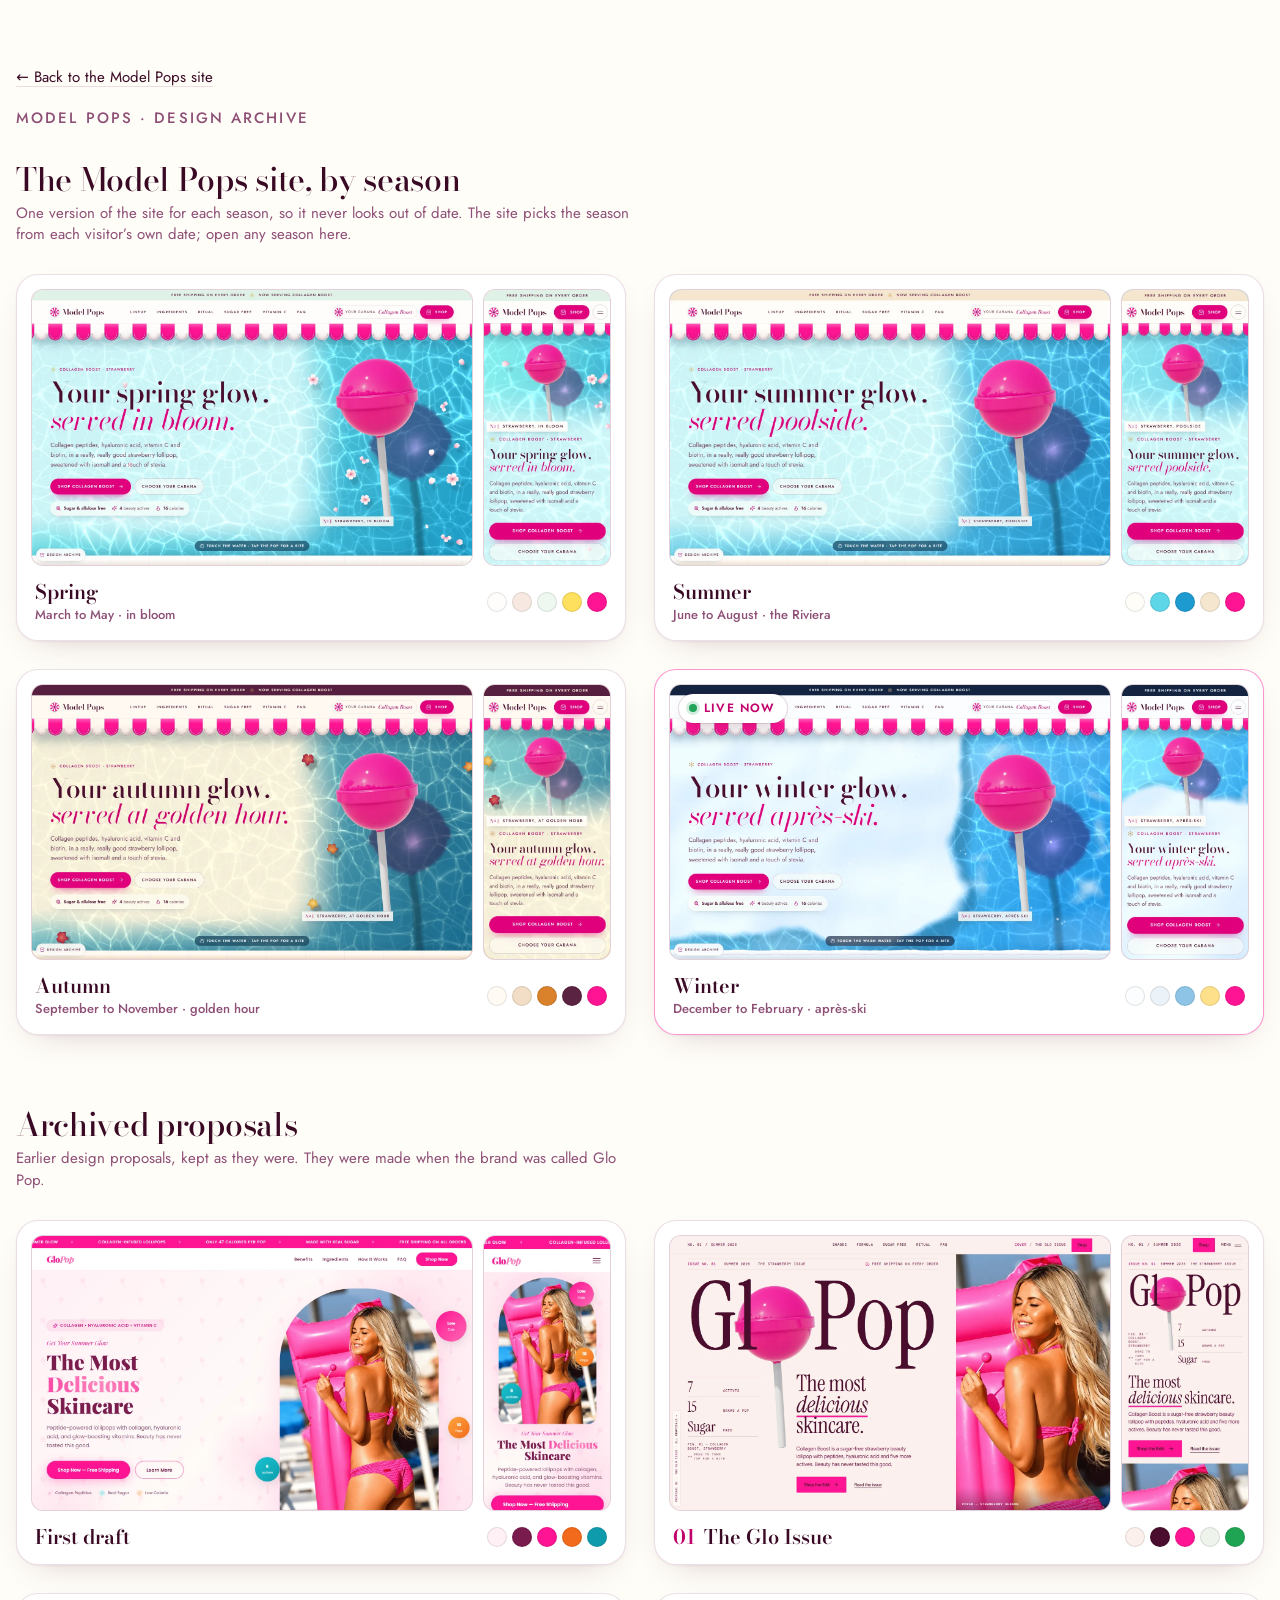
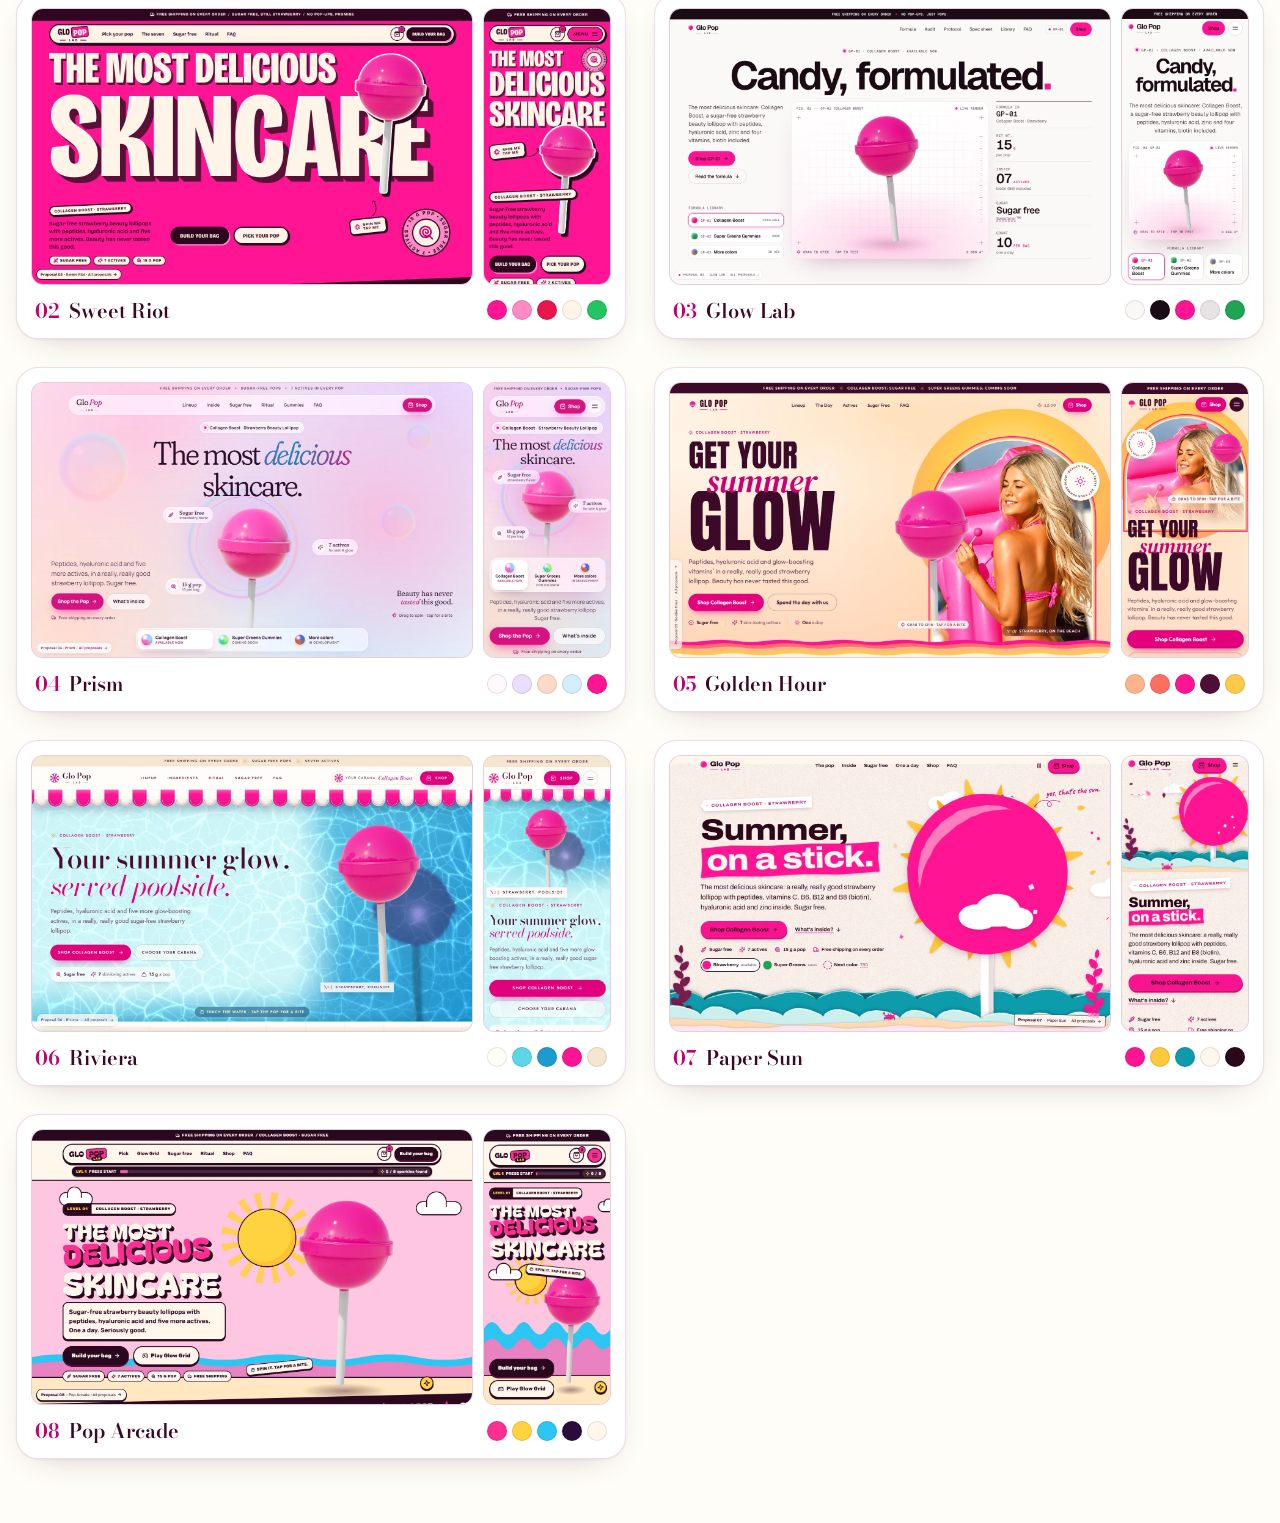
<file: designs/index.html>
<!doctype html>
<html lang="en">
<head>
<meta charset="utf-8">
<meta name="viewport" content="width=device-width, initial-scale=1">
<title>Model Pops · Design archive</title>
<meta name="description" content="Model Pops: the seasonal versions of the site and the archived design proposals.">
<meta name="robots" content="noindex">
<meta property="og:type" content="website">
<meta property="og:title" content="Model Pops · Design archive">
<meta property="og:url" content="https://hmohyud.github.io/glow-pop/designs/">
<meta property="og:image" content="https://hmohyud.github.io/glow-pop/site/assets/seasons/og-card.jpg">
<meta name="twitter:card" content="summary_large_image">
<link rel="icon" href="data:image/svg+xml,%3Csvg xmlns='http://www.w3.org/2000/svg' viewBox='0 0 32 32'%3E%3Ccircle cx='16' cy='16' r='14.6' fill='%23FFFDF8'/%3E%3Cpath fill='%23FF1493' d='M16 16L18.77 2.07A14.2 14.2 0 0 1 23.89 4.19ZM16 16L27.81 8.11A14.2 14.2 0 0 1 29.93 13.23ZM16 16L29.93 18.77A14.2 14.2 0 0 1 27.81 23.89ZM16 16L23.89 27.81A14.2 14.2 0 0 1 18.77 29.93ZM16 16L13.23 29.93A14.2 14.2 0 0 1 8.11 27.81ZM16 16L4.19 23.89A14.2 14.2 0 0 1 2.07 18.77ZM16 16L2.07 13.23A14.2 14.2 0 0 1 4.19 8.11ZM16 16L8.11 4.19A14.2 14.2 0 0 1 13.23 2.07Z'/%3E%3Ccircle cx='16' cy='16' r='14.6' fill='none' stroke='%234A0D2E' stroke-width='1.4'/%3E%3Ccircle cx='16' cy='16' r='2.6' fill='%234A0D2E'/%3E%3C/svg%3E">
<link rel="preconnect" href="https://fonts.googleapis.com">
<link rel="preconnect" href="https://fonts.gstatic.com" crossorigin>
<link href="https://fonts.googleapis.com/css2?family=Bodoni+Moda:ital,opsz,wght@0,6..96,400..800;1,6..96,400..800&family=Jost:ital,wght@0,300..700;1,400..500&display=swap" rel="stylesheet">
<style>
  :root{ --bg:#FFFDF8; --serif:'Bodoni Moda','Bodoni 72',Didot,'Times New Roman',serif; --sans:'Jost','Futura','Century Gothic','Avenir Next',system-ui,sans-serif; --card:#fff; --ink:#3A0A24; --muted:#8E5076; --line:rgba(122,27,77,.14); --pink:#FF1493; --pink-text:#C2006B; }
  *{box-sizing:border-box}
  body{margin:0;background:var(--bg);color:var(--ink);font:400 16px/1.45 var(--sans);-webkit-font-smoothing:antialiased}
  img{display:block;width:100%;height:100%;object-fit:cover;object-position:top}
  .wrap{width:min(1320px,100% - 32px);margin:0 auto;padding:clamp(28px,5vw,56px) 0 64px}
  h1{margin:0 0 clamp(20px,3vw,32px);font-size:15px;font-weight:500;letter-spacing:.14em;text-transform:uppercase;color:var(--muted)}
  h2{margin:0 0 6px;font:500 clamp(24px,2.6vw,32px)/1.1 var(--serif);letter-spacing:-.01em}
  /* the Bodoni set small: its sturdiest optical size, so its hairlines hold (as on the site) */
  .name{font-optical-sizing:none;font-variation-settings:'opsz' 6}
  section + section{margin-top:clamp(44px,6vw,72px)}
  .grid{display:grid;grid-template-columns:repeat(auto-fill,minmax(min(100%,560px),1fr));gap:clamp(16px,2.4vw,28px)}
  .card{position:relative;display:block;text-decoration:none;color:inherit;background:var(--card);border:1px solid var(--line);border-radius:22px;padding:14px;
        box-shadow:0 1px 2px rgba(58,10,36,.05),0 12px 36px -20px rgba(58,10,36,.3);transition:transform .25s ease,box-shadow .25s ease}
  .card:hover{transform:translateY(-3px);box-shadow:0 2px 4px rgba(58,10,36,.06),0 22px 44px -22px rgba(58,10,36,.45)}
  .card:focus-visible{outline:3px solid var(--pink);outline-offset:3px}
  .shots{display:grid;grid-template-columns:1fr .289fr;gap:10px;align-items:start}   /* a 1440×900 and a 390×844 shot, the same height */
  .shots > span{position:relative;display:block;border-radius:12px;overflow:hidden;border:1px solid var(--line);background:#f4eef0}
  .d{aspect-ratio:1440/900}
  .m{aspect-ratio:390/844}
  .meta{display:flex;align-items:center;justify-content:space-between;gap:12px;padding:14px 4px 2px}
  .name{font:600 20px/1.15 var(--serif)}
  .name b{color:var(--pink-text);font-weight:600;margin-right:4px;font-variant-numeric:lining-nums}
  .name small{display:block;margin-top:4px;font:500 13px/1.3 var(--sans);color:var(--muted)}
  .sw{display:flex;gap:5px;flex:none}
  .sw i{width:20px;height:20px;border-radius:50%;border:1px solid rgba(0,0,0,.1)}
  .back{margin:0 0 8px;font-size:15px}
  .back a{display:inline-block;padding:11px 0;color:var(--ink);text-decoration:underline;text-decoration-color:var(--line);text-decoration-thickness:1px;text-underline-offset:4px}   /* 44px to tap */
  .back a:hover{text-decoration-color:var(--pink)}
  .note{margin:0 0 clamp(20px,3vw,28px);color:var(--muted);font-size:15px;max-width:70ch}
  /* the seasons: a placeholder in the season's own colours until its thumbnails exist (designs/thumbs/<season>/) */
  .ph{position:absolute;inset:0;display:grid;place-items:center;padding:10px;text-align:center;
      background:radial-gradient(120% 90% at 20% 15%,var(--a),transparent 60%),linear-gradient(160deg,var(--b),var(--c));
      color:var(--ink);font-size:13px;font-weight:600;letter-spacing:.12em;text-transform:uppercase}
  .ph em{display:block;margin-top:4px;font-style:normal;font-weight:500;letter-spacing:.04em;text-transform:none;color:rgba(58,10,36,.7)}
  .m .ph{font-size:11px}
  .m .ph em{display:none}
  .shots img{position:relative}
  .live{position:absolute;left:24px;top:24px;z-index:2;display:inline-flex;align-items:center;gap:7px;padding:6px 12px 6px 10px;border-radius:999px;
        background:#fff;color:var(--pink-text);font-size:12px;font-weight:600;letter-spacing:.1em;text-transform:uppercase;box-shadow:0 0 0 1px var(--line),0 6px 16px -8px rgba(58,10,36,.4)}
  .live::before{content:'';width:8px;height:8px;border-radius:50%;background:#22A35A;box-shadow:0 0 0 3px rgba(34,163,90,.2)}
  .card.is-live{border-color:rgba(255,20,147,.45)}
  @media (prefers-reduced-motion: reduce){ .card{transition:none} .card:hover{transform:none} }
</style>
</head>
<body>
<main class="wrap">
  <p class="back"><a href="../index.html">&larr; Back to the Model Pops site</a></p>
  <h1>Model Pops · Design archive</h1>

  <section aria-labelledby="seasons-title">
    <h2 id="seasons-title">The Model Pops site, by season</h2>
    <p class="note">One version of the site for each season, so it never looks out of date. The site picks the season from each visitor’s own date; open any season here.</p>
    <div class="grid" id="seasons">
      <!-- rendered below; without JS these plain links still work -->
      <a class="card" href="../index.html?season=spring"><div class="meta"><span class="name">Spring</span></div></a>
      <a class="card" href="../index.html?season=summer"><div class="meta"><span class="name">Summer</span></div></a>
      <a class="card" href="../index.html?season=autumn"><div class="meta"><span class="name">Autumn</span></div></a>
      <a class="card" href="../index.html?season=winter"><div class="meta"><span class="name">Winter</span></div></a>
    </div>
  </section>

  <section aria-labelledby="archive-title">
    <h2 id="archive-title">Archived proposals</h2>
    <p class="note">Earlier design proposals, kept as they were. They were made when the brand was called Glo Pop.</p>
    <div class="grid" id="grid"></div>
  </section>
</main>
<script>
  // The seasons, in the year's order. The live one is today's, by the same rule as the site (northern hemisphere,
  // meteorological: Mar–May spring, Jun–Aug summer, Sep–Nov autumn, Dec–Feb winter).
  // [id, name, months, palette (also the placeholder's colours: glow, top, bottom)]
  var SEASONS = [
    ['spring', 'Spring', 'March to May · in bloom', ['#FFFDFB', '#F7E9E1', '#EEF7F0', '#FFDF5E', '#FF1493']],
    ['summer', 'Summer', 'June to August · the Riviera', ['#FFFDF8', '#5DD6E8', '#1D9BD1', '#F5E6D0', '#FF1493']],
    ['autumn', 'Autumn', 'September to November · golden hour', ['#FFFBF4', '#F2DEC6', '#D9822B', '#5B2342', '#FF1493']],
    ['winter', 'Winter', 'December to February · après-ski', ['#FBFDFF', '#EBF2F8', '#8EC5E6', '#FFE08A', '#FF1493']]
  ];
  var MONTHS = ['winter', 'winter', 'spring', 'spring', 'spring', 'summer', 'summer', 'summer', 'autumn', 'autumn', 'autumn', 'winter'];
  var live = MONTHS[new Date().getMonth()];
  // the seasons whose thumbnails are in designs/thumbs/<season>/ (desktop-00.webp, mobile-00.webp): add each one here
  // once it is made; until then its placeholder shows and nothing is requested
  var THUMBS = ['spring', 'summer', 'autumn', 'winter'];
  // a thumbnail that isn't there yet leaves its placeholder showing (both decorative: the card's own words name it)
  function thumb(cls, src, w, h, label) {
    return '<span class="' + cls + '"><span class="ph" aria-hidden="true"><span>' + label + '</span></span>' +
      (src ? '<img src="' + src + '" alt="" width="' + w + '" height="' + h + '" loading="lazy" onerror="this.remove()">' : '') + '</span>';
  }
  document.getElementById('seasons').innerHTML = SEASONS.map(function (s) {
    var t = THUMBS.indexOf(s[0]) >= 0 ? 'thumbs/' + s[0] + '/' : null, p = s[3], on = s[0] === live;
    return '<a class="card' + (on ? ' is-live' : '') + '" href="../index.html?season=' + s[0] + '" style="--a:' + p[3] + '66;--b:' + p[1] + ';--c:' + p[2] + '">' +
      (on ? '<span class="live">Live now</span>' : '') +
      '<div class="shots">' +
        thumb('d', t && t + 'desktop-00.webp', 1440, 900, s[1] + '<em>preview to come</em>') +
        thumb('m', t && t + 'mobile-00.webp', 390, 844, s[1]) +
      '</div>' +
      '<div class="meta"><span class="name">' + s[1] + '<small>' + s[2] + '</small></span>' +
        '<span class="sw" aria-hidden="true">' + p.map(function (c) { return '<i style="background:' + c + '"></i>'; }).join('') + '</span></div>' +
    '</a>';
  }).join('');

  // [number, thumbs folder, name, palette, link (defaults to the proposal folder)]
  var PROPOSALS = [
    ['', '00-first-draft', 'First draft', ['#FFF0F5', '#7A1B4D', '#FF1493', '#F26A1B', '#0E9CAD'], '../first-draft/index.html'],
    ['01', '01-editorial', 'The Glo Issue', ['#FBF0EC', '#4A0D2E', '#FF1493', '#EEF3EC', '#1FA453']],
    ['02', '02-candy', 'Sweet Riot', ['#FF1493', '#FF8AC6', '#E8174B', '#FFF4E8', '#22C55E']],
    ['03', '03-lab', 'Glow Lab', ['#FAF8F7', '#1B0B14', '#FF1493', '#E9E2E5', '#1FA453']],
    ['04', '04-prism', 'Prism', ['#FFF8FC', '#EBDDFF', '#FFD9C7', '#D6ECFF', '#FF1493']],
    ['05', '05-golden', 'Golden Hour', ['#FFB38A', '#FF6F61', '#FF1493', '#4E0E36', '#FFC94A']],
    ['06', '06-riviera', 'Riviera', ['#FFFDF8', '#5DD6E8', '#1D9BD1', '#FF1493', '#F5E6D0']],
    ['07', '07-paper-sun', 'Paper Sun', ['#FF1493', '#FFC83D', '#0E9CAD', '#FFF6EE', '#2B0718']],
    ['08', '08-pop-arcade', 'Pop Arcade', ['#FF2E93', '#FFD23F', '#2CC6F2', '#2A0B3D', '#FFF6EC']]
  ];
  document.getElementById('grid').innerHTML = PROPOSALS.map(function (p) {
    var t = '../redesign/_qa/thumbs/' + p[1] + '/';
    return '<a class="card" href="' + (p[4] || '../redesign/' + p[1] + '/index.html') + '">' +
      '<div class="shots">' +
        '<span class="d"><img src="' + t + 'desktop-00.webp" alt="" width="1440" height="900" loading="lazy"></span>' +
        '<span class="m"><img src="' + t + 'mobile-00.webp" alt="" width="390" height="844" loading="lazy"></span>' +
      '</div>' +
      '<div class="meta"><span class="name">' + (p[0] ? '<b>' + p[0] + '</b> ' : '') + p[2] + '</span>' +
        '<span class="sw" aria-hidden="true">' + p[3].map(function (c) { return '<i style="background:' + c + '"></i>'; }).join('') + '</span></div>' +
    '</a>';
  }).join('');
</script>
</body>
</html>
</file>
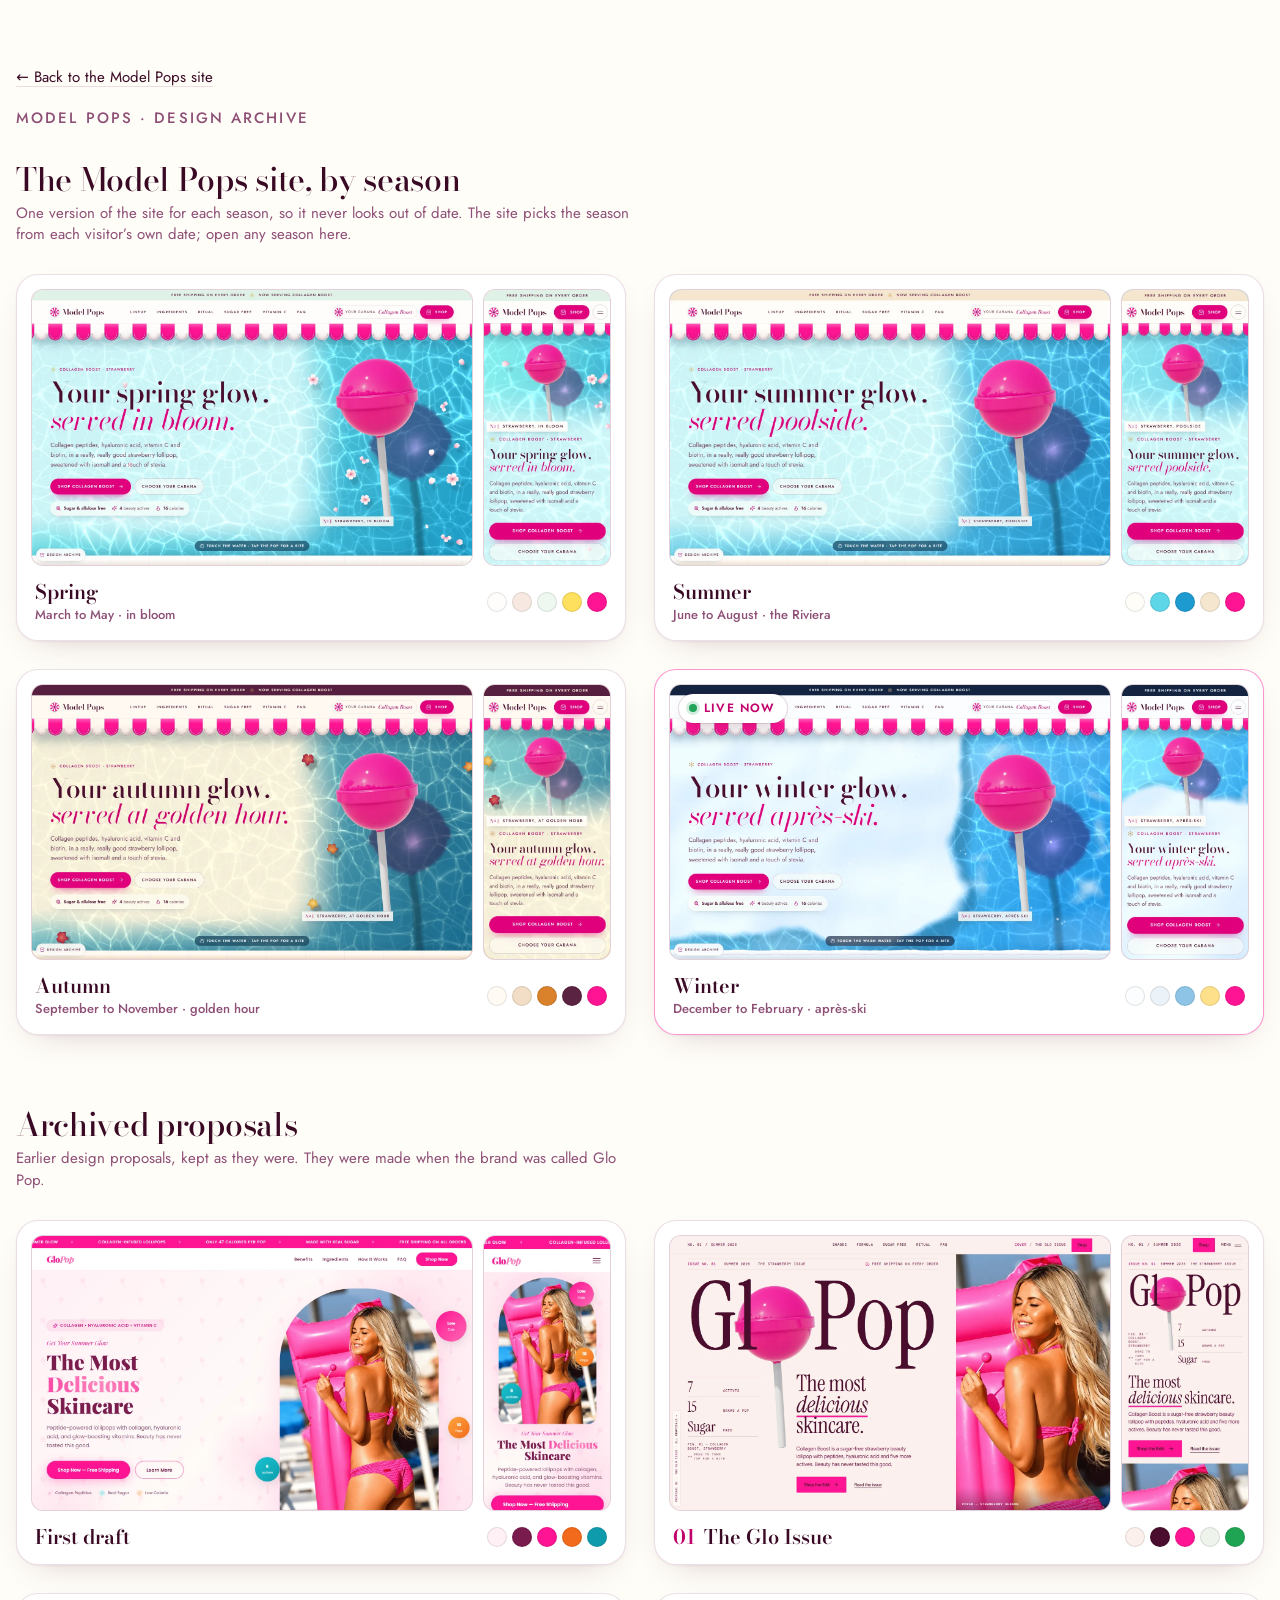
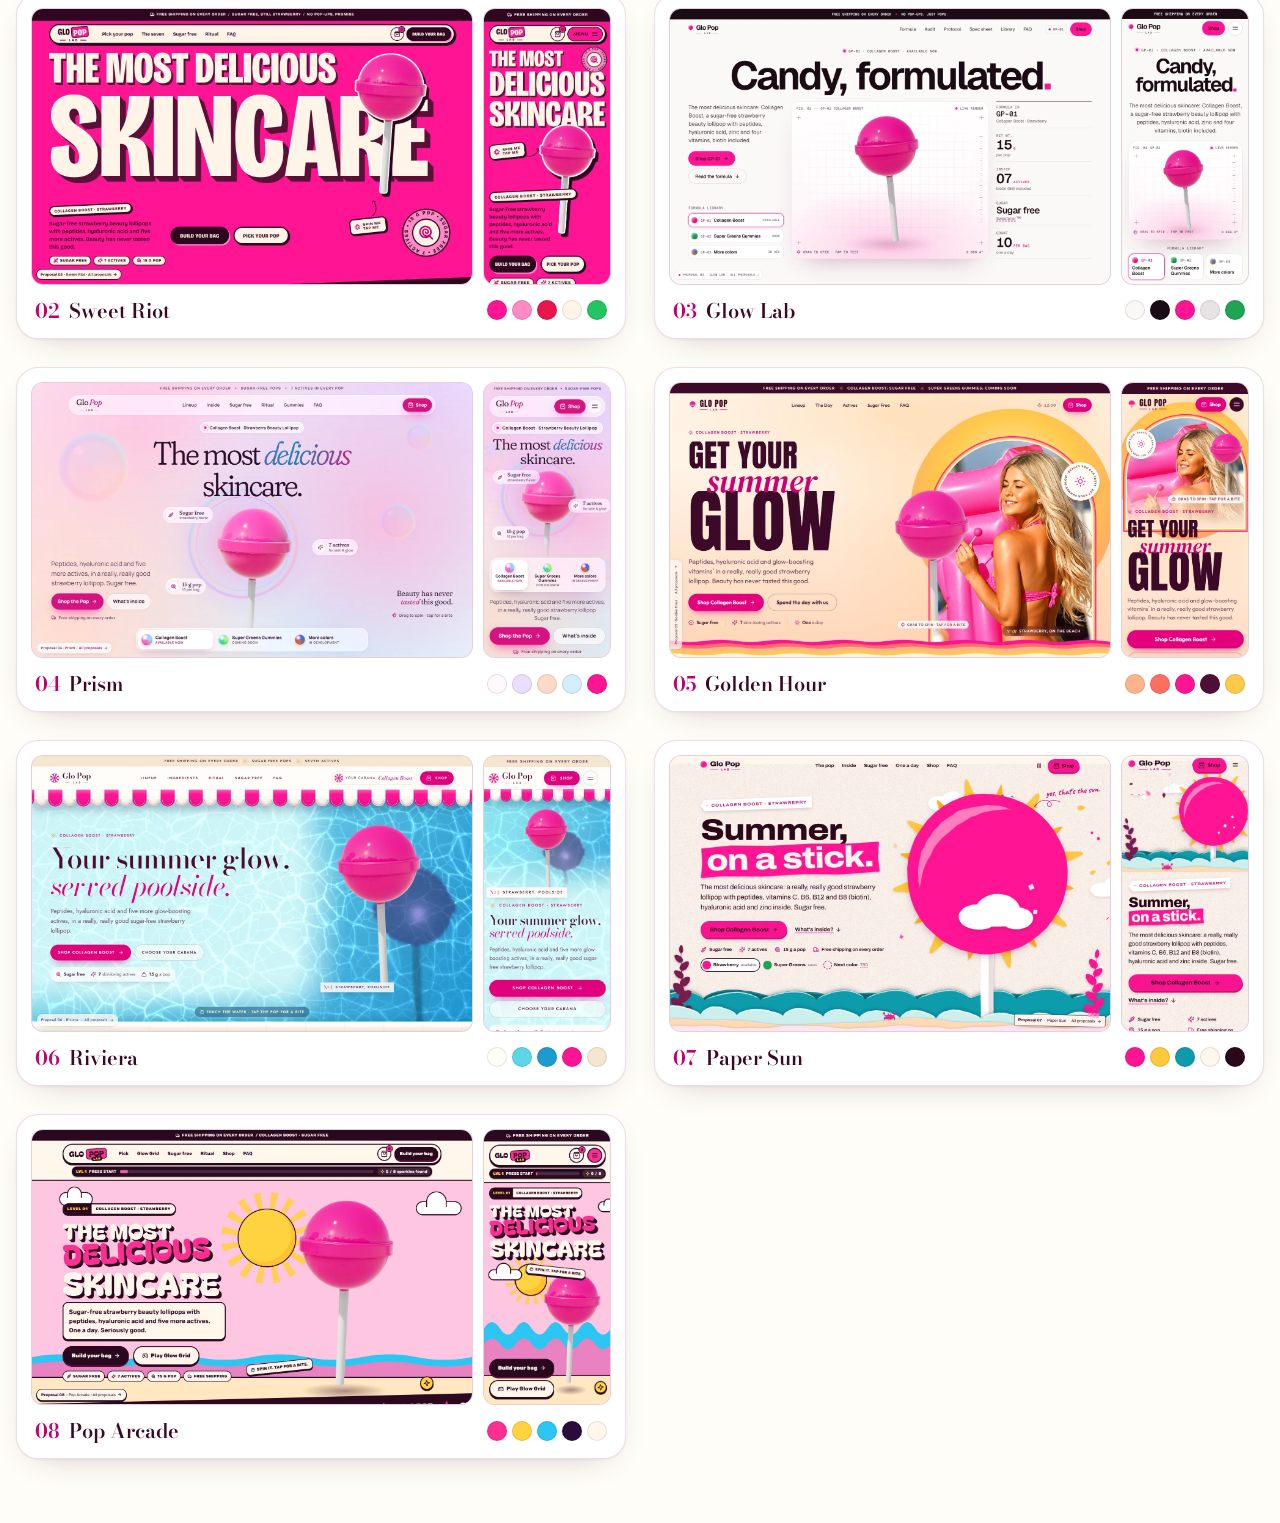
<file: redesign/index.html>
<!doctype html>
<html lang="en">
<head>
<meta charset="utf-8">
<title>Model Pops · Design archive</title>
<meta name="robots" content="noindex">
<meta http-equiv="refresh" content="0; url=../designs/index.html">
<link rel="canonical" href="https://hmohyud.github.io/glow-pop/designs/">
<script>location.replace("../designs/index.html" + location.hash);</script>
</head>
<body><p>The design proposals moved to <a href="../designs/index.html">the design archive</a>.</p></body>
</html>
</file>
